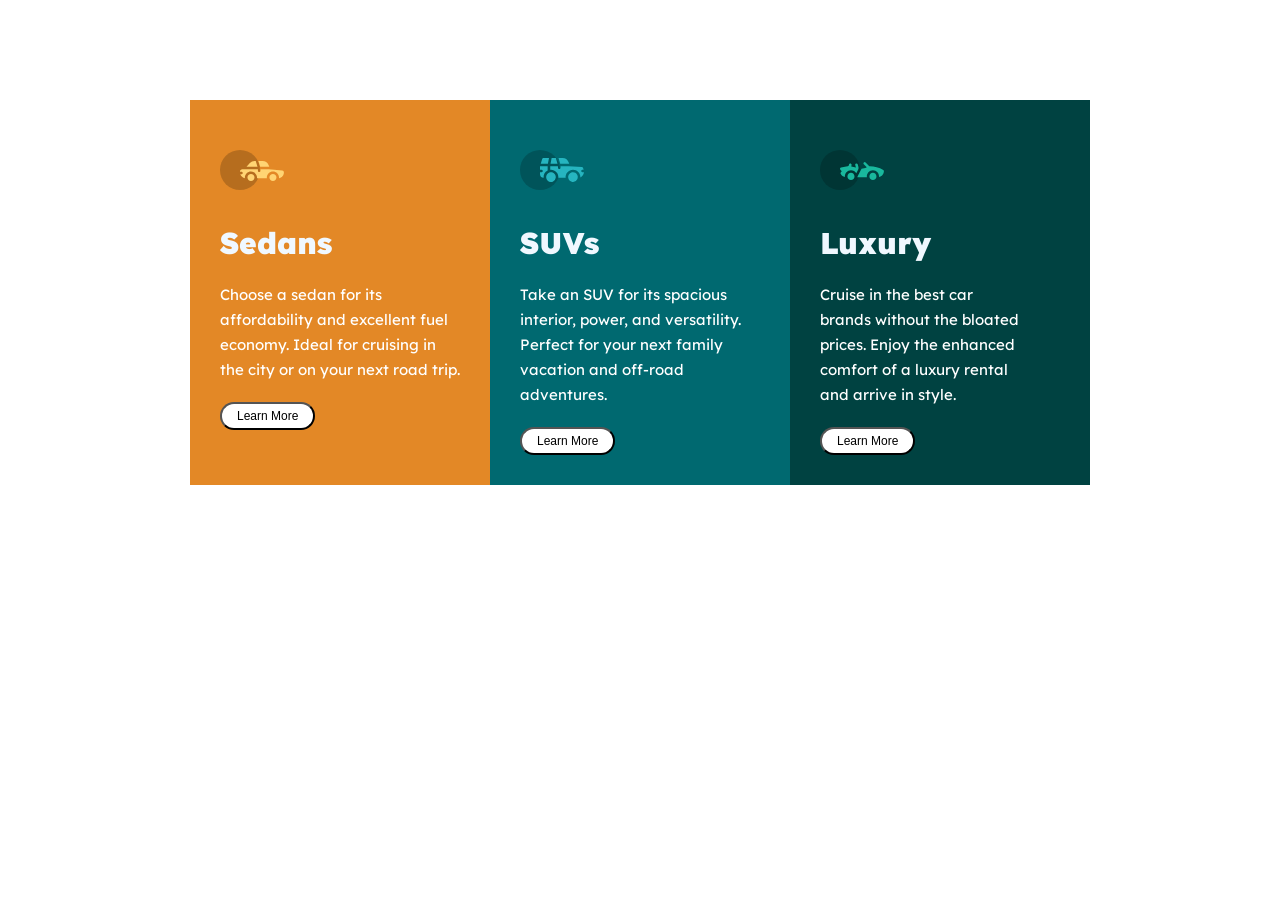
<file: index.html>
<!DOCTYPE html>
<html lang="en">
<head>
    <meta charset="UTF-8">
    <meta name="viewport" content="width=device-width, initial-scale=1.0">
    <title>3-column-preview</title>
    <link rel="stylesheet" href="styles.css">
    <link rel="preconnect" href="https://fonts.googleapis.com">
<link rel="preconnect" href="https://fonts.gstatic.com" crossorigin>
<link href="https://fonts.googleapis.com/css2?family=Fraunces:ital,opsz,wght@0,9..144,100..900;1,9..144,100..900&family=Inter:ital,opsz,wght@0,14..32,100..900;1,14..32,100..900&family=Lexend+Deca:wght@100..900&family=Montserrat:ital,wght@0,100..900;1,100..900&display=swap" rel="stylesheet">
</head>
<body>
    <div class="container">
        <div class="smedan all">
            <img src="/images/icon-sedans.svg" alt="car">

   <h2> Sedans</h2>
  <p>Choose a sedan for its affordability and excellent fuel economy. Ideal for cruising in the city 
  or on your next road trip.</p>
  <button>Learn More</button>
        </div>

 <div class="suv all">
    <img src="/images/icon-suvs.svg" alt="car">
     <h2>SUVs</h2>
  <p>Take an SUV for its spacious interior, power, and versatility. Perfect for your next family vacation 
  and off-road adventures.</p>
  <button>Learn More</button>
 </div>

 <div class="luxury all">
    <img src="/images/icon-luxury.svg" alt="car">
  <h2>Luxury</h2>
  <p>Cruise in the best car brands without the bloated prices. Enjoy the enhanced comfort of a luxury 
  rental and arrive in style.</p>
  <button>Learn More</button>
 </div>
    </div>
</body>
</html>
</file>
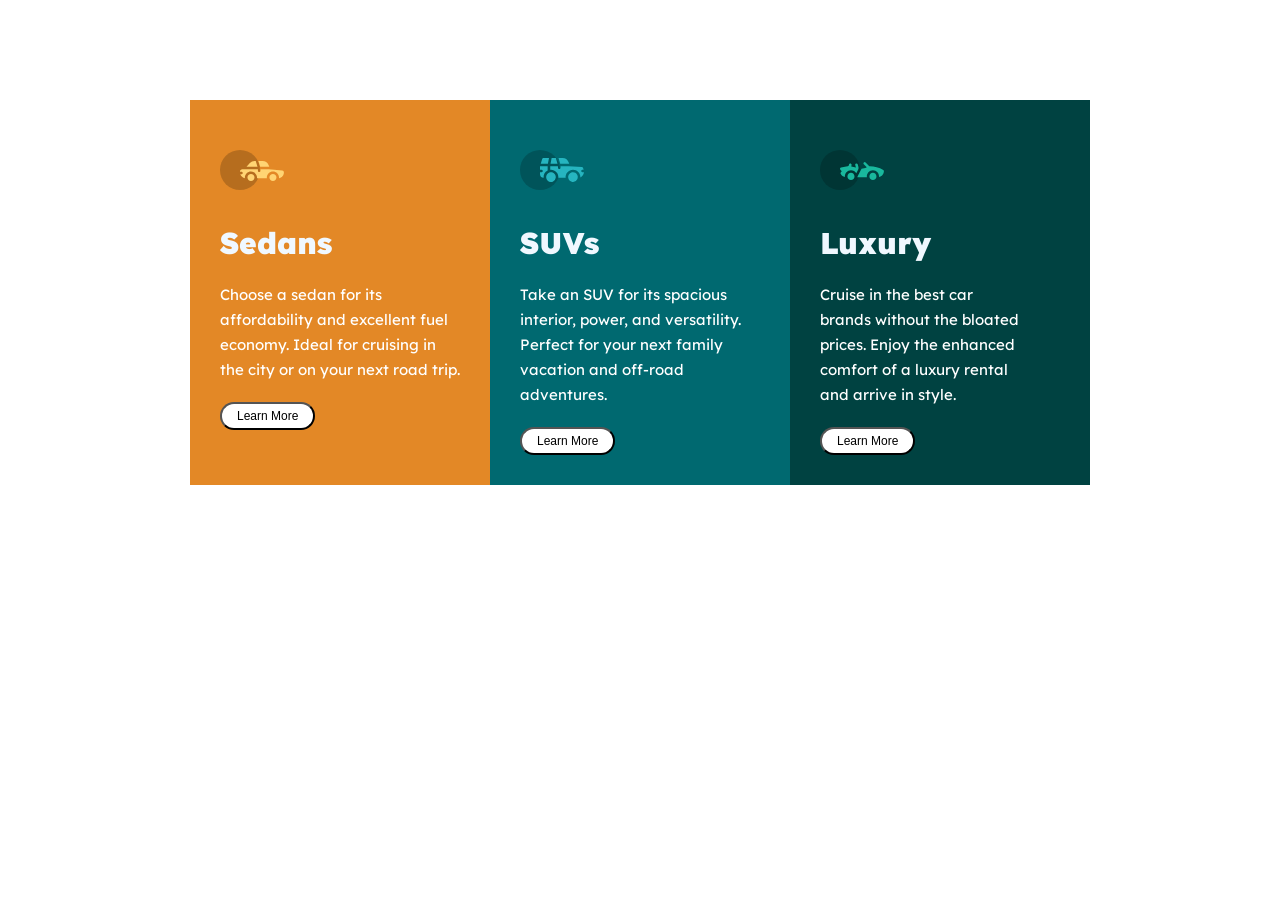
<file: 3-column-preview-card-component-main/index.html>
<!DOCTYPE html>
<html lang="en">
<head>
    <meta charset="UTF-8">
    <meta name="viewport" content="width=device-width, initial-scale=1.0">
    <title>3-column-preview</title>
    <link rel="stylesheet" href="styles.css">
    <link rel="preconnect" href="https://fonts.googleapis.com">
<link rel="preconnect" href="https://fonts.gstatic.com" crossorigin>
<link href="https://fonts.googleapis.com/css2?family=Fraunces:ital,opsz,wght@0,9..144,100..900;1,9..144,100..900&family=Inter:ital,opsz,wght@0,14..32,100..900;1,14..32,100..900&family=Lexend+Deca:wght@100..900&family=Montserrat:ital,wght@0,100..900;1,100..900&display=swap" rel="stylesheet">
</head>
<body>
    <div class="container">
        <div class="smedan all">
            <img src="/3-column-preview-card-component-main/images/icon-sedans.svg" alt="car">

   <h2> Sedans</h2>
  <p>Choose a sedan for its affordability and excellent fuel economy. Ideal for cruising in the city 
  or on your next road trip.</p>
  <button>Learn More</button>
        </div>

 <div class="suv all">
    <img src="/3-column-preview-card-component-main/images/icon-suvs.svg" alt="car">
     <h2>SUVs</h2>
  <p>Take an SUV for its spacious interior, power, and versatility. Perfect for your next family vacation 
  and off-road adventures.</p>
  <button>Learn More</button>
 </div>

 <div class="luxury all">
    <img src="/3-column-preview-card-component-main/images/icon-luxury.svg" alt="car">
  <h2>Luxury</h2>
  <p>Cruise in the best car brands without the bloated prices. Enjoy the enhanced comfort of a luxury 
  rental and arrive in style.</p>
  <button>Learn More</button>
 </div>
    </div>
</body>
</html>
</file>
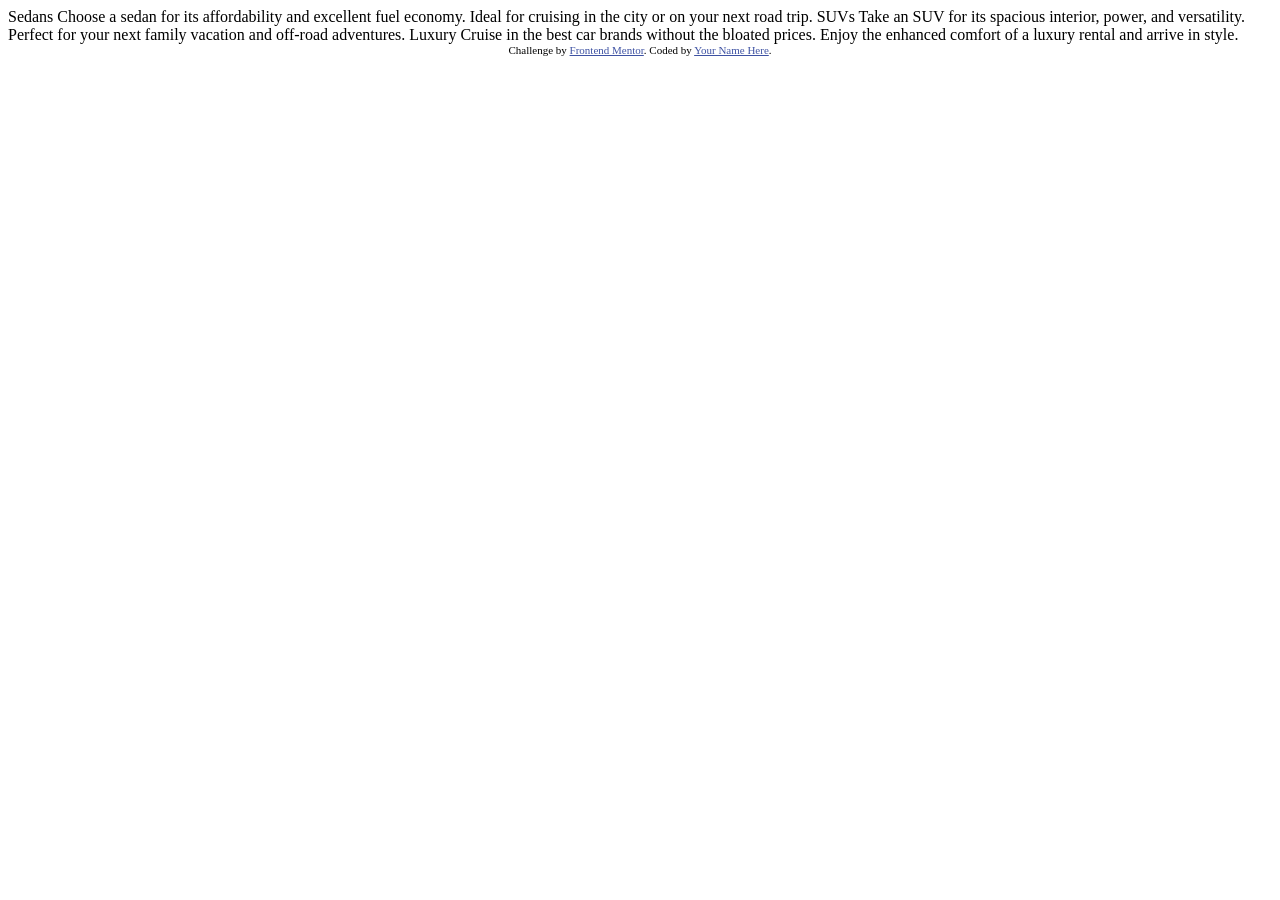
<file: read.html>
<!DOCTYPE html>
<html lang="en">
<head>
  <meta charset="UTF-8">
  <meta name="viewport" content="width=device-width, initial-scale=1.0"> <!-- displays site properly based on user's device -->

  <link rel="icon" type="image/png" sizes="32x32" href="./images/favicon-32x32.png">
  
  <title>Frontend Mentor | 3-column preview card component</title>

  <!-- Feel free to remove these styles or customise in your own stylesheet 👍 -->
  <style>
    .attribution { font-size: 11px; text-align: center; }
    .attribution a { color: hsl(228, 45%, 44%); }
  </style>
</head>
<body>
  
  Sedans
  Choose a sedan for its affordability and excellent fuel economy. Ideal for cruising in the city 
  or on your next road trip.

  SUVs
  Take an SUV for its spacious interior, power, and versatility. Perfect for your next family vacation 
  and off-road adventures.

  Luxury
  Cruise in the best car brands without the bloated prices. Enjoy the enhanced comfort of a luxury 
  rental and arrive in style.
  
  <div class="attribution">
    Challenge by <a href="https://www.frontendmentor.io?ref=challenge" target="_blank">Frontend Mentor</a>. 
    Coded by <a href="#">Your Name Here</a>.
  </div>
</body>
</html>
</file>
<file: styles.css>
* {
    margin: 0;
    padding: 0;
    box-sizing: border-box;
}
.container {
    width: 900px;
    background-color:
    hsla(0, 0%, 100%, 0.75);
    display: flex ;
    margin:100px auto 0;
    
}
.all{
    width: 900px;
}
    body{
        font-family:' Big Shoulders Display';
        font-weight: 700;
    }
    h2 {
        font-family: Lexend Deca;
        font-weight: 400;
    }


.smedan {
    padding: 30px;
    background-color: hsl(31, 77%, 52%);
    width: 33.34%;
}
.suv {
    background-color: hsl(184, 100%, 22%);
    width: 33.34%;
    padding: 30px;
    
}
.luxury {
    padding: 30px;
    background-color: hsl(179, 100%, 13%);
    width: 33.34%;
}
.luxury p{
    width: 200px;
}
h2{
    font-weight:900 ;
    font-size: 30px;
    color: aliceblue;
    margin-bottom: 20px;

}
img{
    margin-top: 20px;
    margin-bottom: 30px;
}
p{
    font-size: 15px;
    line-height: 25px;
    color: #fff;
    font-family: Lexend Deca;
    font-weight: 400;
}
button{
    background-color: white;
    width: auto;
    margin-top: 20px;
    font-size: 12px;
    padding-top: 5px;
    padding-bottom: 5px;
    padding-left: 15px;
    padding-right: 15px;
    border-radius: 15px;

}

@media screen and (max-width: 450px) {
    .container{
        width: 90%;
        flex-direction: column;
        margin: 10px auto;
    }
    .all{
        width: 100%;
        
    }
    
}
</file>
<file: 3-column-preview-card-component-main/styles.css>
* {
    margin: 0;
    padding: 0;
    box-sizing: border-box;
}
.container {
    width: 900px;
    background-color:
    hsla(0, 0%, 100%, 0.75);
    display: flex ;
    margin:100px auto 0;
    
}
.all{
    width: 900px;
}
    body{
        font-family:' Big Shoulders Display';
        font-weight: 700;
    }
    h2 {
        font-family: Lexend Deca;
        font-weight: 400;
    }


.smedan {
    padding: 30px;
    background-color: hsl(31, 77%, 52%);
    width: 33.34%;
}
.suv {
    background-color: hsl(184, 100%, 22%);
    width: 33.34%;
    padding: 30px;
    
}
.luxury {
    padding: 30px;
    background-color: hsl(179, 100%, 13%);
    width: 33.34%;
}
.luxury p{
    width: 200px;
}
h2{
    font-weight:900 ;
    font-size: 30px;
    color: aliceblue;
    margin-bottom: 20px;

}
img{
    margin-top: 20px;
    margin-bottom: 30px;
}
p{
    font-size: 15px;
    line-height: 25px;
    color: #fff;
    font-family: Lexend Deca;
    font-weight: 400;
}
button{
    background-color: white;
    width: auto;
    margin-top: 20px;
    font-size: 12px;
    padding-top: 5px;
    padding-bottom: 5px;
    padding-left: 15px;
    padding-right: 15px;
    border-radius: 15px;

}

@media screen and (max-width: 450px) {
    .container{
        width: 90%;
        flex-direction: column;
        margin: 10px auto;
    }
    .all{
        width: 100%;
        
    }
    
}
</file>
